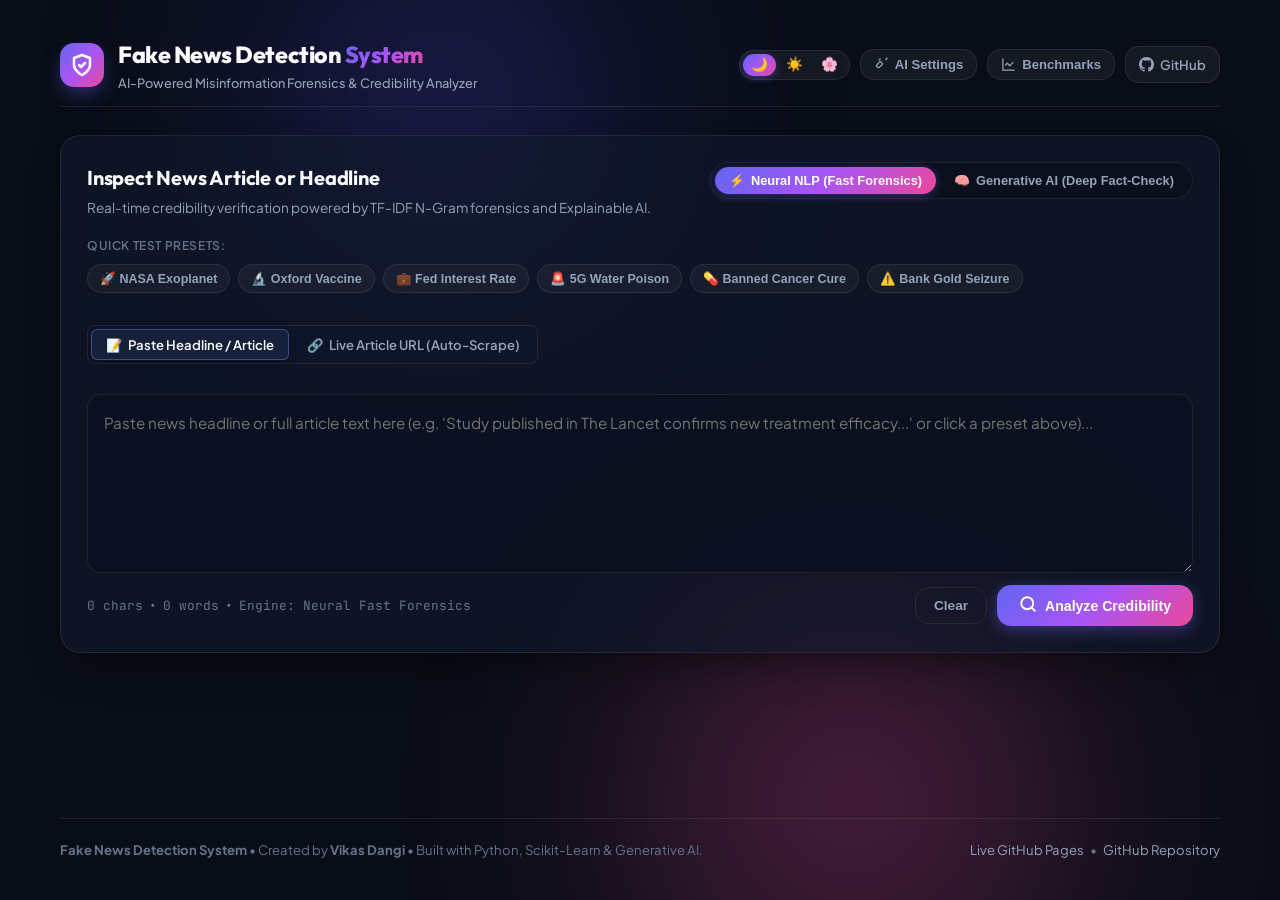
<file: index.html>
<!DOCTYPE html>
<html lang="en">
<head>
  <meta charset="UTF-8">
  <meta name="viewport" content="width=device-width, initial-scale=1.0">
  <title>Fake News Detection System — AI Misinformation Forensics & Credibility Engine</title>
  <meta name="description" content="Production-grade NLP and Generative AI Fake News Detection System with explainable AI token attribution, stylometric forensics, and claim-level fact-checking.">
  <link rel="preconnect" href="https://fonts.googleapis.com">
  <link rel="preconnect" href="https://fonts.gstatic.com" crossorigin>
  <link href="https://fonts.googleapis.com/css2?family=Outfit:wght@300;400;500;600;700;800&family=Plus+Jakarta+Sans:wght@400;500;600;700&family=JetBrains+Mono:wght@400;500&display=swap" rel="stylesheet">
  <link rel="stylesheet" href="./style.css">
</head>
<body class="dark-theme">
  <!-- Glowing ambient background lights -->
  <div class="ambient-glow glow-top"></div>
  <div class="ambient-glow glow-bottom"></div>

  <div class="app-container">
    <!-- Navbar / Header -->
    <header class="app-header">
      <div class="header-brand">
        <div class="brand-logo">
          <svg width="24" height="24" viewBox="0 0 24 24" fill="none" stroke="currentColor" stroke-width="2.5" stroke-linecap="round" stroke-linejoin="round">
            <path d="M12 22s8-4 8-10V5l-8-3-8 3v7c0 6 8 10 8 10z"/>
            <path d="m9 12 2 2 4-4"/>
          </svg>
        </div>
        <div class="brand-titles">
          <h1 class="brand-name">Fake News Detection <span class="gradient-text">System</span></h1>
          <p class="brand-tagline">AI-Powered Misinformation Forensics & Credibility Analyzer</p>
        </div>
      </div>

      <div class="header-badges">
        <div class="theme-switcher-wrapper" id="theme-switcher" title="Switch Theme (Dark, Light, Pink)">
          <button class="theme-btn active" data-theme="dark" id="theme-dark" title="Obsidian Dark Theme">🌙</button>
          <button class="theme-btn" data-theme="light" id="theme-light" title="Snow Light Theme">☀️</button>
          <button class="theme-btn" data-theme="pink" id="theme-pink" title="Sakura Pink Theme">🌸</button>
        </div>
        <button class="nav-btn" id="btn-api-key-config" title="Configure Google Gemini API Key for Deep AI Reasoning">
          <svg width="15" height="15" viewBox="0 0 24 24" fill="none" stroke="currentColor" stroke-width="2" stroke-linecap="round" stroke-linejoin="round">
            <path d="M21 2l-2 2m-6 6l-3-3m0 0l-5 5a2.828 2.828 0 1 0 4 4l5-5m-6-6l2-2"/>
          </svg>
          AI Settings
        </button>
        <button class="nav-btn" id="btn-open-metrics" title="View Model Benchmark & Metrics">
          <svg width="15" height="15" viewBox="0 0 24 24" fill="none" stroke="currentColor" stroke-width="2" stroke-linecap="round" stroke-linejoin="round">
            <path d="M3 3v18h18"/>
            <path d="m19 9-5 5-4-4-3 3"/>
          </svg>
          Benchmarks
        </button>
        <a href="https://github.com/Vikas003dangi/Fake-news-detection" target="_blank" class="nav-btn docs-btn" id="btn-github-repo" title="View Source on GitHub">
          <svg width="15" height="15" viewBox="0 0 24 24" fill="currentColor">
            <path d="M12 0C5.37 0 0 5.37 0 12c0 5.31 3.435 9.795 8.205 11.385.6.105.825-.255.825-.57 0-.285-.015-1.23-.015-2.235-3.015.555-3.795-.735-4.035-1.41-.135-.345-.72-1.41-1.23-1.695-.42-.225-1.02-.78-.015-.795.945-.015 1.62.87 1.845 1.23 1.08 1.815 2.805 1.305 3.495.99.105-.78.42-1.305.765-1.605-2.67-.3-5.46-1.335-5.46-5.925 0-1.305.465-2.385 1.23-3.225-.12-.3-.54-1.53.12-3.18 0 0 1.005-.315 3.3 1.23.96-.27 1.98-.405 3-.405s2.04.135 3 .405c2.295-1.56 3.3-1.23 3.3-1.23.66 1.65.24 2.88.12 3.18.765.84 1.23 1.905 1.23 3.225 0 4.605-2.805 5.625-5.475 5.925.435.375.81 1.095.81 2.22 0 1.605-.015 2.895-.015 3.3 0 .315.225.69.825.57A12.02 12.02 0 0 0 24 12c0-6.63-5.37-12-12-12z"/>
          </svg>
          GitHub
        </a>
      </div>
    </header>

    <!-- Main Content Area -->
    <main class="main-layout">
      <!-- Input Section -->
      <section class="glass-card input-card">
        <div class="card-header">
          <div class="header-left">
            <h2 class="card-title">Inspect News Article or Headline</h2>
            <p class="card-subtitle">Real-time credibility verification powered by TF-IDF N-Gram forensics and Explainable AI.</p>
          </div>

          <!-- Mode Selector Tabs -->
          <div class="engine-tabs-wrapper">
            <button class="engine-tab active" id="tab-engine-nlp" data-engine="nlp">
              <span class="tab-icon">⚡</span>
              <span class="tab-text">Neural NLP (Fast Forensics)</span>
            </button>
            <button class="engine-tab" id="tab-engine-genai" data-engine="genai">
              <span class="tab-icon">🧠</span>
              <span class="tab-text">Generative AI (Deep Fact-Check)</span>
            </button>
          </div>
        </div>

        <!-- Preset Samples Bar -->
        <div class="quick-samples-wrapper">
          <span class="samples-label">Quick Test Presets:</span>
          <div class="samples-grid" id="sample-chips-container">
            <button class="sample-chip chip-real" data-sample="real-space" id="chip-real-space">🚀 NASA Exoplanet</button>
            <button class="sample-chip chip-real" data-sample="real-health" id="chip-real-health">🔬 Oxford Vaccine</button>
            <button class="sample-chip chip-real" data-sample="real-economy" id="chip-real-economy">💼 Fed Interest Rate</button>
            <button class="sample-chip chip-fake" data-sample="fake-conspiracy" id="chip-fake-5g">🚨 5G Water Poison</button>
            <button class="sample-chip chip-fake" data-sample="fake-medical" id="chip-fake-medical">💊 Banned Cancer Cure</button>
            <button class="sample-chip chip-fake" data-sample="fake-finance" id="chip-fake-finance">⚠️ Bank Gold Seizure</button>
          </div>
        </div>

        <!-- Input Mode Switcher: Direct Text vs Live Article URL -->
        <div class="input-mode-tabs-wrapper">
          <div class="input-mode-tabs">
            <button class="mode-tab active" id="tab-mode-text" data-mode="text">
              <span class="mode-tab-icon">📝</span>
              <span class="mode-tab-label">Paste Headline / Article</span>
            </button>
            <button class="mode-tab" id="tab-mode-url" data-mode="url">
              <span class="mode-tab-icon">🔗</span>
              <span class="mode-tab-label">Live Article URL (Auto-Scrape)</span>
            </button>
          </div>
        </div>

        <!-- Live URL Scraper Bar -->
        <div class="url-scraper-bar hidden" id="url-scraper-container">
          <div class="url-input-group">
            <span class="url-prefix-icon">
              <svg width="16" height="16" viewBox="0 0 24 24" fill="none" stroke="currentColor" stroke-width="2" stroke-linecap="round" stroke-linejoin="round">
                <path d="M10 13a5 5 0 0 0 7.54.54l3-3a5 5 0 0 0-7.07-7.07l-1.72 1.71"/>
                <path d="M14 11a5 5 0 0 0-7.54-.54l-3 3a5 5 0 0 0 7.07 7.07l1.71-1.71"/>
              </svg>
            </span>
            <input 
              type="url" 
              id="news-url-input" 
              placeholder="Paste any live news URL (e.g. https://www.bbc.com/news/... or https://www.reuters.com/...)" 
              spellcheck="false"
            />
            <button class="btn-fetch-url" id="btn-fetch-url">
              <span class="btn-fetch-icon">⚡</span>
              <span id="btn-fetch-label">Fetch & Extract</span>
            </button>
          </div>
          <div class="url-scrape-status hidden" id="url-scrape-status"></div>
        </div>

        <div class="textarea-container">
          <textarea 
            id="news-input" 
            placeholder="Paste news headline or full article text here (e.g. 'Study published in The Lancet confirms new treatment efficacy...' or click a preset above)..."
            rows="6"
            spellcheck="false"
          ></textarea>
          <div class="textarea-footer">
            <div class="counters">
              <span id="char-counter">0 chars</span>
              <span class="divider">•</span>
              <span id="word-counter">0 words</span>
              <span class="divider">•</span>
              <span id="active-engine-badge">Engine: Neural Fast Forensics</span>
            </div>
            <div class="textarea-actions">
              <button class="btn-secondary" id="btn-clear" title="Clear text">Clear</button>
              <button class="btn-primary" id="btn-analyze">
                <span class="btn-icon">
                  <svg width="18" height="18" viewBox="0 0 24 24" fill="none" stroke="currentColor" stroke-width="2.5" stroke-linecap="round" stroke-linejoin="round">
                    <circle cx="11" cy="11" r="8"/>
                    <line x1="21" y1="21" x2="16.65" y2="16.65"/>
                  </svg>
                </span>
                <span class="btn-label" id="btn-analyze-label">Analyze Credibility</span>
              </button>
            </div>
          </div>
        </div>
      </section>

      <!-- Results Section (Revealed on analysis) -->
      <section class="results-section hidden" id="results-section">
        <!-- Hero Verdict Row -->
        <div class="verdict-banner glass-card" id="verdict-banner">
          <div class="verdict-meter-box">
            <div class="gauge-wrapper">
              <svg class="gauge-svg" viewBox="0 0 120 120">
                <circle class="gauge-bg" cx="60" cy="60" r="50"></circle>
                <circle class="gauge-fill" id="gauge-fill" cx="60" cy="60" r="50"></circle>
              </svg>
              <div class="gauge-value">
                <span class="gauge-number" id="gauge-score">--</span>
                <span class="gauge-unit">%</span>
              </div>
            </div>
            <span class="gauge-label">Credibility Score</span>
          </div>

          <div class="verdict-info-box">
            <div class="verdict-title-row">
              <span class="verdict-pill" id="verdict-badge">ANALYZING...</span>
              <span class="confidence-pill" id="confidence-badge">Confidence: --</span>
              <button class="download-report-btn" id="btn-download-audit" title="Download Full Credibility Audit Report">
                <svg width="14" height="14" viewBox="0 0 24 24" fill="none" stroke="currentColor" stroke-width="2" stroke-linecap="round" stroke-linejoin="round">
                  <path d="M21 15v4a2 2 0 0 1-2 2H5a2 2 0 0 1-2-2v-4"/>
                  <polyline points="7 10 12 15 17 10"/>
                  <line x1="12" y1="15" x2="12" y2="3"/>
                </svg>
                Export Audit Report
              </button>
            </div>
            <h3 class="verdict-heading" id="verdict-heading">Authenticity Evaluation</h3>
            <p class="verdict-summary" id="verdict-summary">
              Evaluating linguistic structure, sensationalist markers, and journalistic citations.
            </p>
          </div>
        </div>

        <!-- Generative AI Reasoning Panel (Visible when GenAI mode is active) -->
        <div class="glass-card genai-panel hidden" id="genai-reasoning-panel">
          <div class="card-header">
            <div>
              <h3 class="card-title">Generative AI Investigative Fact-Check</h3>
              <p class="card-subtitle">Claim decomposition, cognitive fallacy analysis, and fact-checking references.</p>
            </div>
            <span class="ai-source-badge" id="ai-engine-source-label">Gemini AI Model</span>
          </div>

          <div class="genai-content-body">
            <!-- Claims Breakdown -->
            <div class="claims-section">
              <h4 class="section-mini-title">Extracted Factual Claims & Veracity</h4>
              <div class="claims-list" id="claims-list-container">
                <!-- Dynamically populated claim items -->
              </div>
            </div>

            <!-- Manipulation Tactics & Recommended Sources -->
            <div class="genai-grid-row">
              <div class="genai-col">
                <h4 class="section-mini-title">Rhetorical & Manipulation Tactics</h4>
                <div class="tactics-list" id="tactics-list-container"></div>
              </div>
              <div class="genai-col">
                <h4 class="section-mini-title">Corroborating Fact Sources</h4>
                <div class="sources-list" id="sources-list-container"></div>
              </div>
            </div>
          </div>
        </div>

        <!-- Telemetry & XAI Grid -->
        <div class="analysis-grid" id="nlp-analysis-grid">
          <!-- Explainable AI (XAI) Token Attribution Card -->
          <div class="glass-card xai-card">
            <div class="card-header">
              <div class="header-left">
                <h3 class="card-title">Explainable AI (XAI) Token Attribution</h3>
                <p class="card-subtitle">Tokens color-coded by model weight influence and sensationalist triggers.</p>
              </div>
              <div class="legend-box">
                <span class="legend-item"><span class="legend-dot dot-deceptive"></span> Deceptive / Clickbait</span>
                <span class="legend-item"><span class="legend-dot dot-credible"></span> Credible Attribution</span>
              </div>
            </div>

            <!-- Annotated Text Preview -->
            <div class="annotated-text-container" id="annotated-text-box">
              <p class="placeholder-text">Run an analysis to inspect token-level attributions...</p>
            </div>

            <!-- Token Chips Breakdown -->
            <div class="token-chips-row">
              <div class="token-group">
                <span class="group-title">Deceptive Signals:</span>
                <div class="chips-container" id="deceptive-chips">
                  <span class="empty-chip">None detected</span>
                </div>
              </div>
              <div class="token-group">
                <span class="group-title">Credibility Markers:</span>
                <div class="chips-container" id="credible-chips">
                  <span class="empty-chip">None detected</span>
                </div>
              </div>
            </div>
          </div>

          <!-- Stylometric & Linguistic Telemetry Card -->
          <div class="glass-card metrics-card">
            <h3 class="card-title">Stylometric Telemetry</h3>
            <p class="card-subtitle">Linguistic and structural forensics extracted from the article.</p>

            <div class="telemetry-list">
              <!-- Sensationalism Index -->
              <div class="telemetry-item">
                <div class="telemetry-header">
                  <span class="telemetry-name">Sensationalism Index</span>
                  <span class="telemetry-val" id="metric-sensationalism">0%</span>
                </div>
                <div class="bar-track">
                  <div class="bar-fill fill-danger" id="bar-sensationalism" style="width: 0%"></div>
                </div>
              </div>

              <!-- Journalistic Attribution Index -->
              <div class="telemetry-item">
                <div class="telemetry-header">
                  <span class="telemetry-name">Journalistic Attribution</span>
                  <span class="telemetry-val" id="metric-journalistic">0%</span>
                </div>
                <div class="bar-track">
                  <div class="bar-fill fill-success" id="bar-journalistic" style="width: 0%"></div>
                </div>
              </div>

              <!-- Metric Grid Stats -->
              <div class="stats-mini-grid">
                <div class="stat-box">
                  <span class="stat-number" id="metric-uppercase">0%</span>
                  <span class="stat-title">Uppercase Ratio</span>
                </div>
                <div class="stat-box">
                  <span class="stat-number" id="metric-exclamation">0</span>
                  <span class="stat-title">Exclamation Marks</span>
                </div>
                <div class="stat-box">
                  <span class="stat-number" id="metric-quotes">0</span>
                  <span class="stat-title">Direct Quotations</span>
                </div>
                <div class="stat-box">
                  <span class="stat-number" id="metric-avg-word">0.0</span>
                  <span class="stat-title">Avg Word Length</span>
                </div>
              </div>
            </div>
          </div>
        </div>

        <!-- Sentence-Level Credibility Heatmap Card -->
        <div class="glass-card sentence-flow-card" id="sentence-flow-card">
          <div class="card-header">
            <div class="header-left">
              <h3 class="card-title">Sentence-by-Sentence Credibility Heatmap</h3>
              <p class="card-subtitle">Granular credibility evaluation across each individual sentence and claim.</p>
            </div>
            <div class="flow-ratios" id="flow-ratios-container">
              <span class="ratio-pill pill-credible" id="ratio-credible">0% Credible</span>
              <span class="ratio-pill pill-questionable" id="ratio-questionable">0% Questionable</span>
              <span class="ratio-pill pill-misinfo" id="ratio-misinfo">0% High-Risk</span>
            </div>
          </div>

          <!-- Cumulative Progress Stacked Bar -->
          <div class="sentence-flow-bar" id="sentence-flow-bar">
            <div class="flow-segment segment-credible" id="flow-seg-credible" style="width: 0%" title="Credible statements"></div>
            <div class="flow-segment segment-questionable" id="flow-seg-questionable" style="width: 0%" title="Questionable statements"></div>
            <div class="flow-segment segment-misinfo" id="flow-seg-misinfo" style="width: 0%" title="High-risk statements"></div>
          </div>

          <!-- Sentence Rows -->
          <div class="sentence-list" id="sentence-list-container">
            <p class="placeholder-text">Sentence analysis will appear here once credibility inspection completes...</p>
          </div>
        </div>
      </section>
    </main>

    <!-- AI Settings / API Key Modal -->
    <div class="modal-backdrop hidden" id="api-key-modal">
      <div class="modal-card glass-card">
        <div class="modal-header">
          <div>
            <h3 class="modal-title">Generative AI Configuration</h3>
            <p class="modal-subtitle">Connect your Google Gemini API key for live web claim verification.</p>
          </div>
          <button class="modal-close-btn" id="btn-close-key-modal">&times;</button>
        </div>
        <div class="modal-body">
          <p style="font-size: 0.85rem; color: var(--text-muted); line-height: 1.6; margin-bottom: 14px;">
            By default, the system uses the <strong>In-Browser Forensic Reasoning Engine</strong>. To enable live multimodal reasoning, enter your free Gemini API Key from Google AI Studio. It is stored securely in your local browser only.
          </p>
          <div style="display: flex; flex-direction: column; gap: 8px;">
            <label style="font-size: 0.78rem; text-transform: uppercase; font-weight: 700; color: var(--text-dim);" for="gemini-key-input">
              Google Gemini API Key
            </label>
            <input 
              type="password" 
              id="gemini-key-input" 
              placeholder="AIzaSy..." 
              style="background: rgba(10, 15, 26, 0.8); border: 1px solid var(--border-subtle); padding: 10px 14px; border-radius: 8px; color: #fff; font-family: var(--font-mono); font-size: 0.88rem; outline: none;"
            />
          </div>
          <div style="display: flex; justify-content: space-between; align-items: center; margin-top: 18px;">
            <a href="https://aistudio.google.com/app/apikey" target="_blank" style="color: var(--accent-primary); font-size: 0.82rem; text-decoration: none;">
              Get a Free API Key &rarr;
            </a>
            <div style="display: flex; gap: 10px;">
              <button class="btn-secondary" id="btn-clear-key">Clear Key</button>
              <button class="btn-primary" id="btn-save-key">Save & Connect</button>
            </div>
          </div>
        </div>
      </div>
    </div>

    <!-- Benchmark & Metadata Modal -->
    <div class="modal-backdrop hidden" id="metrics-modal">
      <div class="modal-card glass-card">
        <div class="modal-header">
          <div>
            <h3 class="modal-title">Model Architecture & Benchmarks</h3>
            <p class="modal-subtitle">Cross-validated evaluation telemetry on balanced multi-domain corpora.</p>
          </div>
          <button class="modal-close-btn" id="btn-close-modal">&times;</button>
        </div>
        <div class="modal-body" id="modal-content">
          <div class="loading-state">Loading benchmarks...</div>
        </div>
      </div>
    </div>

    <!-- Footer -->
    <footer class="app-footer">
      <p class="footer-text">
        <strong>Fake News Detection System</strong> • Created by <strong>Vikas Dangi</strong> • Built with Python, Scikit-Learn & Generative AI.
      </p>
      <div class="footer-links">
        <a href="https://vikas003dangi.github.io/Fake-news-detection/" target="_blank" class="footer-link">Live GitHub Pages</a>
        <span class="footer-sep">•</span>
        <a href="https://github.com/Vikas003dangi/Fake-news-detection" target="_blank" class="footer-link">GitHub Repository</a>
      </div>
    </footer>
  </div>

  <!-- In-Browser ML Bundle, Client NLP Engine, AI Fact-Checker, and UI Controller -->
  <script src="./model_bundle.js"></script>
  <script src="./nlp_engine.js"></script>
  <script src="./ai_agent.js"></script>
  <script src="./app.js"></script>
</body>
</html>
</file>
<file: style.css>
/* ==========================================================================
   Fake News Detection System - Design System & Modern Glassmorphic Stylesheet
   ========================================================================== */

:root {
  /* Color Palette - HSL Derived */
  --bg-primary: #090d16;
  --bg-secondary: #0f1626;
  --surface-glass: rgba(18, 26, 44, 0.65);
  --surface-glass-hover: rgba(26, 38, 64, 0.75);
  --border-subtle: rgba(255, 255, 255, 0.08);
  --border-active: rgba(129, 140, 248, 0.4);

  /* Brand Accents */
  --accent-primary: #6366f1;
  --accent-primary-hover: #4f46e5;
  --accent-gradient: linear-gradient(135deg, #6366f1 0%, #a855f7 50%, #ec4899 100%);
  --accent-glow: rgba(99, 102, 241, 0.25);

  /* Semantic Feedback */
  --color-credible: #10b981;
  --color-credible-bg: rgba(16, 185, 129, 0.15);
  --color-credible-border: rgba(16, 185, 129, 0.35);

  --color-fake: #ef4444;
  --color-fake-bg: rgba(239, 68, 68, 0.15);
  --color-fake-border: rgba(239, 68, 68, 0.35);

  --color-warning: #f59e0b;
  --color-warning-bg: rgba(245, 158, 11, 0.15);
  --color-warning-border: rgba(245, 158, 11, 0.35);

  /* Typography */
  --text-main: #f8fafc;
  --text-muted: #94a3b8;
  --text-dim: #64748b;

  --font-heading: 'Outfit', sans-serif;
  --font-body: 'Plus Jakarta Sans', sans-serif;
  --font-mono: 'JetBrains Mono', monospace;

  /* Elevation & Motion */
  --shadow-lg: 0 20px 40px -15px rgba(0, 0, 0, 0.5);
  --shadow-glow: 0 0 35px -5px rgba(99, 102, 241, 0.3);
  --radius-sm: 8px;
  --radius-md: 14px;
  --radius-lg: 20px;
  --radius-full: 9999px;
  --transition-smooth: all 0.25s cubic-bezier(0.16, 1, 0.3, 1);
}

/* Base Reset */
*, *::before, *::after {
  box-sizing: border-box;
  margin: 0;
  padding: 0;
}

body.dark-theme {
  background-color: var(--bg-primary);
  color: var(--text-main);
  font-family: var(--font-body);
  line-height: 1.6;
  min-height: 100vh;
  position: relative;
  overflow-x: hidden;
  -webkit-font-smoothing: antialiased;
}

/* ==========================================================================
   Light Theme (Snow / Minimalist)
   ========================================================================== */
body.light-theme {
  --bg-primary: #f8fafc;
  --bg-secondary: #f1f5f9;
  --surface-glass: rgba(255, 255, 255, 0.88);
  --surface-glass-hover: rgba(255, 255, 255, 0.96);
  --border-subtle: rgba(148, 163, 184, 0.28);
  --border-active: rgba(99, 102, 241, 0.55);
  --text-main: #0f172a;
  --text-muted: #475569;
  --text-dim: #64748b;
  --shadow-lg: 0 15px 35px -10px rgba(0, 0, 0, 0.08);
  background-color: var(--bg-primary);
  color: var(--text-main);
  font-family: var(--font-body);
  line-height: 1.6;
  min-height: 100vh;
  position: relative;
  overflow-x: hidden;
  -webkit-font-smoothing: antialiased;
}

body.light-theme .glow-top {
  background: radial-gradient(circle, rgba(99, 102, 241, 0.18) 0%, transparent 70%);
}
body.light-theme .glow-bottom {
  background: radial-gradient(circle, rgba(236, 72, 153, 0.18) 0%, transparent 70%);
}
body.light-theme textarea#news-input {
  background: #ffffff;
  border-color: #cbd5e1;
  color: #0f172a;
}
body.light-theme textarea#news-input:focus {
  background: #ffffff;
  border-color: var(--accent-primary);
}
body.light-theme .annotated-text-container {
  background: #ffffff;
  border-color: #e2e8f0;
  color: #1e293b;
}
body.light-theme .stat-box {
  background: #ffffff;
  border-color: #e2e8f0;
}
body.light-theme .sample-chip {
  background: #ffffff;
  border-color: #cbd5e1;
  color: #334155;
}
body.light-theme .sample-chip:hover {
  background: #f1f5f9;
}
body.light-theme .engine-tabs-wrapper,
body.light-theme .theme-switcher-wrapper {
  background: #e2e8f0;
  border-color: #cbd5e1;
}
body.light-theme .engine-tab {
  color: #475569;
}
body.light-theme .engine-tab.active {
  color: #ffffff;
}
body.light-theme .claim-item {
  background: #ffffff;
  border-color: #e2e8f0;
}
body.light-theme .genai-panel {
  background: linear-gradient(135deg, rgba(245, 243, 255, 0.95) 0%, rgba(255, 255, 255, 0.98) 100%);
  border-color: rgba(168, 85, 247, 0.35);
}
body.light-theme .nav-btn {
  background: #ffffff;
  border-color: #cbd5e1;
  color: #475569;
}
body.light-theme .nav-btn:hover {
  background: #f1f5f9;
  color: #0f172a;
}
body.light-theme .modal-card {
  background: #ffffff;
  border-color: #cbd5e1;
  color: #0f172a;
}
body.light-theme .gauge-bg {
  stroke: rgba(0, 0, 0, 0.08);
}
body.light-theme .bar-track {
  background: rgba(0, 0, 0, 0.08);
}
body.light-theme mark.token-deceptive {
  background-color: rgba(239, 68, 68, 0.18);
  color: #b91c1c;
}
body.light-theme mark.token-credible {
  background-color: rgba(16, 185, 129, 0.18);
  color: #047857;
}
body.light-theme .token-badge.badge-deceptive {
  background: rgba(239, 68, 68, 0.12);
  color: #b91c1c;
}
body.light-theme .token-badge.badge-credible {
  background: rgba(16, 185, 129, 0.12);
  color: #047857;
}

/* ==========================================================================
   Pink Theme (Cyber Sakura & Rose)
   ========================================================================== */
body.pink-theme {
  --bg-primary: #150914;
  --bg-secondary: #220d20;
  --surface-glass: rgba(38, 14, 35, 0.75);
  --surface-glass-hover: rgba(52, 19, 48, 0.85);
  --border-subtle: rgba(244, 63, 94, 0.2);
  --border-active: rgba(244, 63, 94, 0.55);
  --accent-primary: #f43f5e;
  --accent-primary-hover: #e11d48;
  --accent-gradient: linear-gradient(135deg, #f43f5e 0%, #ec4899 50%, #fb7185 100%);
  --accent-glow: rgba(244, 63, 94, 0.35);
  --text-main: #fff1f2;
  --text-muted: #fda4af;
  --text-dim: #f472b6;
  --shadow-lg: 0 20px 40px -15px rgba(244, 63, 94, 0.22);
  background-color: var(--bg-primary);
  color: var(--text-main);
  font-family: var(--font-body);
  line-height: 1.6;
  min-height: 100vh;
  position: relative;
  overflow-x: hidden;
  -webkit-font-smoothing: antialiased;
}

body.pink-theme .glow-top {
  background: radial-gradient(circle, #f43f5e 0%, transparent 70%);
  opacity: 0.35;
}
body.pink-theme .glow-bottom {
  background: radial-gradient(circle, #fb7185 0%, transparent 70%);
  opacity: 0.35;
}
body.pink-theme textarea#news-input {
  background: rgba(28, 10, 26, 0.85);
  border-color: rgba(244, 63, 94, 0.25);
  color: #fff1f2;
}
body.pink-theme textarea#news-input:focus {
  border-color: #f43f5e;
  box-shadow: 0 0 0 3px rgba(244, 63, 94, 0.25);
  background: rgba(36, 12, 34, 0.9);
}
body.pink-theme .annotated-text-container {
  background: rgba(26, 9, 24, 0.85);
  border-color: rgba(244, 63, 94, 0.2);
}
body.pink-theme .stat-box {
  background: rgba(28, 10, 26, 0.7);
  border-color: rgba(244, 63, 94, 0.2);
}
body.pink-theme .sample-chip {
  background: rgba(244, 63, 94, 0.08);
  border-color: rgba(244, 63, 94, 0.2);
  color: #fda4af;
}
body.pink-theme .sample-chip:hover {
  background: rgba(244, 63, 94, 0.18);
  color: #fff1f2;
}
body.pink-theme .engine-tabs-wrapper,
body.pink-theme .theme-switcher-wrapper {
  background: rgba(28, 10, 26, 0.8);
  border-color: rgba(244, 63, 94, 0.25);
}
body.pink-theme .claim-item {
  background: rgba(28, 10, 26, 0.75);
  border-color: rgba(244, 63, 94, 0.2);
}
body.pink-theme .genai-panel {
  background: linear-gradient(135deg, rgba(48, 15, 44, 0.85) 0%, rgba(38, 14, 35, 0.75) 100%);
  border-color: rgba(244, 63, 94, 0.4);
}
body.pink-theme .nav-btn {
  background: rgba(244, 63, 94, 0.08);
  border-color: rgba(244, 63, 94, 0.2);
  color: #fda4af;
}
body.pink-theme .nav-btn:hover {
  background: rgba(244, 63, 94, 0.18);
  color: #fff1f2;
}
body.pink-theme .modal-card {
  background: #1e0a1d;
  border-color: rgba(244, 63, 94, 0.35);
  color: #fff1f2;
}

/* Ambient Backdrops */
.ambient-glow {
  position: fixed;
  border-radius: 50%;
  filter: blur(120px);
  pointer-events: none;
  z-index: 0;
  opacity: 0.45;
}

.glow-top {
  width: 500px;
  height: 500px;
  background: radial-gradient(circle, #4f46e5 0%, transparent 70%);
  top: -150px;
  left: 15%;
}

.glow-bottom {
  width: 600px;
  height: 600px;
  background: radial-gradient(circle, #ec4899 0%, transparent 70%);
  bottom: -200px;
  right: 10%;
}

/* App Container */
.app-container {
  position: relative;
  z-index: 1;
  max-width: 1200px;
  margin: 0 auto;
  padding: 24px 20px 40px;
  display: flex;
  flex-direction: column;
  min-height: 100vh;
  gap: 28px;
}

/* Glassmorphism Card Utility */
.glass-card {
  background: var(--surface-glass);
  backdrop-filter: blur(16px);
  -webkit-backdrop-filter: blur(16px);
  border: 1px solid var(--border-subtle);
  border-radius: var(--radius-lg);
  box-shadow: var(--shadow-lg);
  transition: var(--transition-smooth);
}

.glass-card:hover {
  border-color: rgba(255, 255, 255, 0.12);
}

/* Header */
.app-header {
  display: flex;
  align-items: center;
  justify-content: space-between;
  padding: 12px 0;
  border-bottom: 1px solid var(--border-subtle);
  flex-wrap: wrap;
  gap: 16px;
}

.header-brand {
  display: flex;
  align-items: center;
  gap: 14px;
}

.brand-logo {
  width: 44px;
  height: 44px;
  border-radius: var(--radius-md);
  background: var(--accent-gradient);
  display: flex;
  align-items: center;
  justify-content: center;
  color: #fff;
  box-shadow: 0 8px 20px -4px rgba(99, 102, 241, 0.5);
}

.brand-name {
  font-family: var(--font-heading);
  font-size: 1.45rem;
  font-weight: 800;
  letter-spacing: -0.02em;
}

.gradient-text {
  background: var(--accent-gradient);
  -webkit-background-clip: text;
  -webkit-text-fill-color: transparent;
}

.brand-tagline {
  font-size: 0.8rem;
  color: var(--text-muted);
  font-weight: 500;
}

.header-badges {
  display: flex;
  align-items: center;
  gap: 10px;
  flex-wrap: wrap;
}

.status-pill {
  display: inline-flex;
  align-items: center;
  gap: 8px;
  background: rgba(16, 185, 129, 0.1);
  border: 1px solid var(--color-credible-border);
  color: #34d399;
  font-size: 0.78rem;
  font-weight: 600;
  padding: 6px 14px;
  border-radius: var(--radius-full);
}

.pulse-dot {
  width: 8px;
  height: 8px;
  border-radius: 50%;
  background-color: #10b981;
  box-shadow: 0 0 8px #10b981;
  animation: pulse 2s infinite ease-in-out;
}

@keyframes pulse {
  0%, 100% { opacity: 1; transform: scale(1); }
  50% { opacity: 0.4; transform: scale(0.85); }
}

.nav-btn {
  display: inline-flex;
  align-items: center;
  gap: 6px;
  background: rgba(255, 255, 255, 0.05);
  border: 1px solid var(--border-subtle);
  color: var(--text-muted);
  padding: 7px 13px;
  border-radius: var(--radius-md);
  font-size: 0.82rem;
  font-weight: 600;
  text-decoration: none;
  cursor: pointer;
  transition: var(--transition-smooth);
}

.nav-btn:hover {
  background: rgba(255, 255, 255, 0.1);
  color: var(--text-main);
  border-color: rgba(255, 255, 255, 0.2);
}

/* Theme Switcher */
.theme-switcher-wrapper {
  display: flex;
  align-items: center;
  background: rgba(255, 255, 255, 0.05);
  border: 1px solid var(--border-subtle);
  border-radius: var(--radius-full);
  padding: 3px;
  gap: 2px;
}

.theme-btn {
  background: transparent;
  border: none;
  font-size: 0.85rem;
  padding: 4px 8px;
  border-radius: var(--radius-full);
  cursor: pointer;
  transition: var(--transition-smooth);
  display: inline-flex;
  align-items: center;
  justify-content: center;
  line-height: 1;
}

.theme-btn:hover {
  background: rgba(255, 255, 255, 0.12);
  transform: scale(1.1);
}

.theme-btn.active {
  background: var(--accent-gradient);
  box-shadow: 0 2px 8px rgba(99, 102, 241, 0.4);
}

body.pink-theme .theme-btn.active {
  box-shadow: 0 2px 8px rgba(244, 63, 94, 0.5);
}

/* Engine Mode Tabs */
.engine-tabs-wrapper {
  display: flex;
  background: rgba(10, 15, 26, 0.7);
  border: 1px solid var(--border-subtle);
  border-radius: var(--radius-full);
  padding: 4px;
  gap: 4px;
}

.engine-tab {
  background: transparent;
  border: none;
  color: var(--text-muted);
  padding: 6px 14px;
  border-radius: var(--radius-full);
  font-size: 0.8rem;
  font-weight: 600;
  cursor: pointer;
  display: inline-flex;
  align-items: center;
  gap: 6px;
  transition: var(--transition-smooth);
}

.engine-tab:hover {
  color: var(--text-main);
}

.engine-tab.active {
  background: var(--accent-gradient);
  color: #fff;
  box-shadow: 0 2px 10px rgba(99, 102, 241, 0.4);
}

/* Input Section */
.input-card {
  padding: 26px;
  display: flex;
  flex-direction: column;
  gap: 18px;
}

.card-header {
  display: flex;
  align-items: flex-start;
  justify-content: space-between;
  gap: 20px;
  flex-wrap: wrap;
}

.card-title {
  font-family: var(--font-heading);
  font-size: 1.25rem;
  font-weight: 700;
  letter-spacing: -0.01em;
}

.card-subtitle {
  font-size: 0.85rem;
  color: var(--text-muted);
  margin-top: 3px;
}

.quick-samples-wrapper {
  display: flex;
  flex-direction: column;
  gap: 8px;
}

.samples-label {
  font-size: 0.75rem;
  text-transform: uppercase;
  letter-spacing: 0.05em;
  color: var(--text-dim);
  font-weight: 600;
}

.samples-grid {
  display: flex;
  flex-wrap: wrap;
  gap: 8px;
}

.sample-chip {
  background: rgba(255, 255, 255, 0.04);
  border: 1px solid var(--border-subtle);
  color: var(--text-muted);
  padding: 6px 12px;
  border-radius: var(--radius-full);
  font-size: 0.78rem;
  font-weight: 600;
  cursor: pointer;
  transition: var(--transition-smooth);
  display: inline-flex;
  align-items: center;
  gap: 4px;
}

.sample-chip:hover {
  background: rgba(255, 255, 255, 0.09);
  color: var(--text-main);
  transform: translateY(-1px);
}

.chip-real:hover {
  border-color: var(--color-credible);
  color: #34d399;
}

.chip-fake:hover {
  border-color: var(--color-fake);
  color: #f87171;
}

/* Textarea & Actions */
.textarea-container {
  display: flex;
  flex-direction: column;
  gap: 12px;
}

textarea#news-input {
  width: 100%;
  background: rgba(11, 17, 30, 0.7);
  border: 1px solid var(--border-subtle);
  border-radius: var(--radius-md);
  padding: 16px;
  color: var(--text-main);
  font-family: var(--font-body);
  font-size: 0.95rem;
  line-height: 1.6;
  resize: vertical;
  min-height: 130px;
  outline: none;
  transition: var(--transition-smooth);
}

textarea#news-input:focus {
  border-color: var(--accent-primary);
  box-shadow: 0 0 0 3px rgba(99, 102, 241, 0.2);
  background: rgba(14, 22, 38, 0.85);
}

.textarea-footer {
  display: flex;
  align-items: center;
  justify-content: space-between;
  flex-wrap: wrap;
  gap: 12px;
}

.counters {
  font-size: 0.8rem;
  color: var(--text-dim);
  font-family: var(--font-mono);
  display: flex;
  align-items: center;
  gap: 6px;
  flex-wrap: wrap;
}

.textarea-actions {
  display: flex;
  align-items: center;
  gap: 10px;
}

.btn-secondary {
  background: transparent;
  border: 1px solid var(--border-subtle);
  color: var(--text-muted);
  padding: 10px 18px;
  border-radius: var(--radius-md);
  font-size: 0.85rem;
  font-weight: 600;
  cursor: pointer;
  transition: var(--transition-smooth);
}

.btn-secondary:hover {
  background: rgba(255, 255, 255, 0.05);
  color: var(--text-main);
}

.btn-primary {
  background: var(--accent-gradient);
  border: none;
  color: #fff;
  padding: 10px 22px;
  border-radius: var(--radius-md);
  font-size: 0.88rem;
  font-weight: 700;
  cursor: pointer;
  display: inline-flex;
  align-items: center;
  gap: 8px;
  box-shadow: 0 4px 15px rgba(99, 102, 241, 0.4);
  transition: var(--transition-smooth);
}

.btn-primary:hover {
  transform: translateY(-2px);
  box-shadow: 0 8px 25px rgba(99, 102, 241, 0.6);
}

/* Results Section */
.results-section {
  display: flex;
  flex-direction: column;
  gap: 20px;
  animation: fadeIn 0.4s ease-out;
}

.hidden {
  display: none !important;
}

@keyframes fadeIn {
  from { opacity: 0; transform: translateY(12px); }
  to { opacity: 1; transform: translateY(0); }
}

/* Verdict Banner */
.verdict-banner {
  padding: 24px 28px;
  display: flex;
  align-items: center;
  gap: 32px;
  flex-wrap: wrap;
  border-left: 6px solid var(--accent-primary);
}

.verdict-banner.verdict-real {
  border-left-color: var(--color-credible);
  background: linear-gradient(90deg, rgba(16, 185, 129, 0.08) 0%, var(--surface-glass) 100%);
}

.verdict-banner.verdict-fake {
  border-left-color: var(--color-fake);
  background: linear-gradient(90deg, rgba(239, 68, 68, 0.08) 0%, var(--surface-glass) 100%);
}

.verdict-banner.verdict-warning {
  border-left-color: var(--color-warning);
  background: linear-gradient(90deg, rgba(245, 158, 11, 0.08) 0%, var(--surface-glass) 100%);
}

/* Radial Gauge */
.verdict-meter-box {
  display: flex;
  flex-direction: column;
  align-items: center;
  gap: 6px;
}

.gauge-wrapper {
  position: relative;
  width: 100px;
  height: 100px;
}

.gauge-svg {
  width: 100%;
  height: 100%;
  transform: rotate(-90deg);
}

.gauge-bg {
  fill: none;
  stroke: rgba(255, 255, 255, 0.08);
  stroke-width: 10;
}

.gauge-fill {
  fill: none;
  stroke: var(--accent-primary);
  stroke-width: 10;
  stroke-linecap: round;
  stroke-dasharray: 314.15;
  stroke-dashoffset: 314.15;
  transition: stroke-dashoffset 1s ease-in-out, stroke 0.5s ease;
}

.gauge-value {
  position: absolute;
  top: 50%;
  left: 50%;
  transform: translate(-50%, -50%);
  display: flex;
  align-items: baseline;
  font-family: var(--font-heading);
}

.gauge-number {
  font-size: 1.45rem;
  font-weight: 800;
}

.gauge-unit {
  font-size: 0.85rem;
  font-weight: 600;
  color: var(--text-dim);
}

.gauge-label {
  font-size: 0.75rem;
  font-weight: 600;
  text-transform: uppercase;
  color: var(--text-muted);
  letter-spacing: 0.04em;
}

/* Verdict Text Box */
.verdict-info-box {
  flex: 1;
  display: flex;
  flex-direction: column;
  gap: 8px;
}

.verdict-title-row {
  display: flex;
  align-items: center;
  gap: 12px;
  flex-wrap: wrap;
}

.verdict-pill {
  padding: 4px 12px;
  border-radius: var(--radius-full);
  font-size: 0.8rem;
  font-weight: 800;
  letter-spacing: 0.05em;
  text-transform: uppercase;
}

.verdict-pill.pill-real {
  background: var(--color-credible-bg);
  color: var(--color-credible);
  border: 1px solid var(--color-credible-border);
}

.verdict-pill.pill-fake {
  background: var(--color-fake-bg);
  color: var(--color-fake);
  border: 1px solid var(--color-fake-border);
}

.verdict-pill.pill-warning {
  background: var(--color-warning-bg);
  color: var(--color-warning);
  border: 1px solid var(--color-warning-border);
}

.confidence-pill {
  font-size: 0.78rem;
  font-weight: 600;
  color: var(--text-muted);
  background: rgba(255, 255, 255, 0.05);
  padding: 4px 10px;
  border-radius: var(--radius-full);
}

.download-report-btn {
  background: rgba(255, 255, 255, 0.06);
  border: 1px solid var(--border-subtle);
  color: var(--text-muted);
  padding: 4px 10px;
  border-radius: var(--radius-full);
  font-size: 0.76rem;
  font-weight: 600;
  cursor: pointer;
  display: inline-flex;
  align-items: center;
  gap: 5px;
  margin-left: auto;
  transition: var(--transition-smooth);
}

.download-report-btn:hover {
  background: rgba(255, 255, 255, 0.12);
  color: var(--text-main);
  border-color: rgba(255, 255, 255, 0.2);
}

.verdict-heading {
  font-family: var(--font-heading);
  font-size: 1.4rem;
  font-weight: 700;
}

.verdict-summary {
  font-size: 0.9rem;
  color: var(--text-muted);
  line-height: 1.5;
}

/* Generative AI Reasoning Panel */
.genai-panel {
  padding: 24px;
  display: flex;
  flex-direction: column;
  gap: 16px;
  border: 1px solid rgba(168, 85, 247, 0.3);
  background: linear-gradient(135deg, rgba(24, 18, 44, 0.75) 0%, var(--surface-glass) 100%);
}

.ai-source-badge {
  font-size: 0.75rem;
  font-family: var(--font-mono);
  color: #c084fc;
  background: rgba(168, 85, 247, 0.15);
  border: 1px solid rgba(168, 85, 247, 0.35);
  padding: 4px 10px;
  border-radius: var(--radius-full);
}

.section-mini-title {
  font-size: 0.8rem;
  text-transform: uppercase;
  letter-spacing: 0.05em;
  color: var(--text-dim);
  font-weight: 700;
  margin-bottom: 8px;
}

.claims-list {
  display: flex;
  flex-direction: column;
  gap: 10px;
}

.claim-item {
  background: rgba(10, 15, 26, 0.65);
  border: 1px solid var(--border-subtle);
  border-radius: var(--radius-md);
  padding: 12px 16px;
  display: flex;
  flex-direction: column;
  gap: 4px;
}

.claim-header {
  display: flex;
  align-items: center;
  justify-content: space-between;
  gap: 12px;
}

.claim-text {
  font-weight: 600;
  font-size: 0.88rem;
  color: var(--text-main);
}

.claim-status {
  font-size: 0.7rem;
  font-weight: 800;
  padding: 2px 8px;
  border-radius: var(--radius-full);
  text-transform: uppercase;
}

.status-verified {
  background: var(--color-credible-bg);
  color: var(--color-credible);
  border: 1px solid var(--color-credible-border);
}

.status-debunked {
  background: var(--color-fake-bg);
  color: var(--color-fake);
  border: 1px solid var(--color-fake-border);
}

.status-unsubstantiated {
  background: var(--color-warning-bg);
  color: var(--color-warning);
  border: 1px solid var(--color-warning-border);
}

.claim-analysis {
  font-size: 0.82rem;
  color: var(--text-muted);
}

.genai-grid-row {
  display: grid;
  grid-template-columns: 1fr 1fr;
  gap: 16px;
  margin-top: 6px;
}

.tactics-list, .sources-list {
  display: flex;
  flex-wrap: wrap;
  gap: 6px;
}

.tactic-tag {
  background: rgba(239, 68, 68, 0.12);
  border: 1px solid var(--color-fake-border);
  color: #fca5a5;
  font-size: 0.75rem;
  padding: 4px 10px;
  border-radius: var(--radius-sm);
}

.source-tag {
  background: rgba(99, 102, 241, 0.12);
  border: 1px solid var(--border-active);
  color: #a5b4fc;
  font-size: 0.75rem;
  padding: 4px 10px;
  border-radius: var(--radius-sm);
}

/* Analysis Grid */
.analysis-grid {
  display: grid;
  grid-template-columns: 1.3fr 0.9fr;
  gap: 20px;
}

@media (max-width: 900px) {
  .analysis-grid, .genai-grid-row {
    grid-template-columns: 1fr;
  }
}

/* XAI Card */
.xai-card {
  padding: 24px;
  display: flex;
  flex-direction: column;
  gap: 16px;
}

.legend-box {
  display: flex;
  align-items: center;
  gap: 14px;
  font-size: 0.75rem;
  color: var(--text-muted);
}

.legend-item {
  display: flex;
  align-items: center;
  gap: 5px;
}

.legend-dot {
  width: 8px;
  height: 8px;
  border-radius: 50%;
}

.dot-deceptive {
  background-color: var(--color-fake);
}

.dot-credible {
  background-color: var(--color-credible);
}

.annotated-text-container {
  background: rgba(10, 15, 26, 0.75);
  border: 1px solid var(--border-subtle);
  border-radius: var(--radius-md);
  padding: 16px;
  font-size: 0.92rem;
  line-height: 1.8;
  max-height: 220px;
  overflow-y: auto;
}

mark.token-deceptive {
  background-color: rgba(239, 68, 68, 0.25);
  color: #fca5a5;
  border-bottom: 2px solid var(--color-fake);
  border-radius: 3px;
  padding: 1px 4px;
  font-weight: 600;
  cursor: help;
}

mark.token-credible {
  background-color: rgba(16, 185, 129, 0.2);
  color: #6ee7b7;
  border-bottom: 2px solid var(--color-credible);
  border-radius: 3px;
  padding: 1px 4px;
  font-weight: 600;
  cursor: help;
}

.token-chips-row {
  display: grid;
  grid-template-columns: 1fr 1fr;
  gap: 14px;
}

.token-group {
  display: flex;
  flex-direction: column;
  gap: 6px;
}

.group-title {
  font-size: 0.75rem;
  font-weight: 600;
  color: var(--text-dim);
  text-transform: uppercase;
}

.chips-container {
  display: flex;
  flex-wrap: wrap;
  gap: 6px;
}

.token-badge {
  font-size: 0.74rem;
  font-family: var(--font-mono);
  padding: 3px 8px;
  border-radius: var(--radius-sm);
  display: inline-flex;
  align-items: center;
  gap: 4px;
}

.token-badge.badge-deceptive {
  background: var(--color-fake-bg);
  border: 1px solid var(--color-fake-border);
  color: #fca5a5;
}

.token-badge.badge-credible {
  background: var(--color-credible-bg);
  border: 1px solid var(--color-credible-border);
  color: #6ee7b7;
}

.empty-chip {
  font-size: 0.75rem;
  color: var(--text-dim);
  font-style: italic;
}

/* Metrics & Telemetry Card */
.metrics-card {
  padding: 24px;
  display: flex;
  flex-direction: column;
  gap: 16px;
}

.telemetry-list {
  display: flex;
  flex-direction: column;
  gap: 16px;
}

.telemetry-item {
  display: flex;
  flex-direction: column;
  gap: 6px;
}

.telemetry-header {
  display: flex;
  justify-content: space-between;
  font-size: 0.82rem;
  font-weight: 600;
}

.telemetry-val {
  font-family: var(--font-mono);
  color: var(--text-muted);
}

.bar-track {
  width: 100%;
  height: 8px;
  background: rgba(255, 255, 255, 0.06);
  border-radius: var(--radius-full);
  overflow: hidden;
}

.bar-fill {
  height: 100%;
  border-radius: var(--radius-full);
  transition: width 0.8s cubic-bezier(0.16, 1, 0.3, 1);
}

.fill-danger {
  background: linear-gradient(90deg, #f59e0b, #ef4444);
}

.fill-success {
  background: linear-gradient(90deg, #06b6d4, #10b981);
}

.stats-mini-grid {
  display: grid;
  grid-template-columns: 1fr 1fr;
  gap: 10px;
  margin-top: 6px;
}

.stat-box {
  background: rgba(10, 15, 26, 0.6);
  border: 1px solid var(--border-subtle);
  border-radius: var(--radius-md);
  padding: 12px;
  display: flex;
  flex-direction: column;
  gap: 2px;
}

.stat-number {
  font-family: var(--font-mono);
  font-size: 1.15rem;
  font-weight: 700;
  color: var(--text-main);
}

.stat-title {
  font-size: 0.72rem;
  color: var(--text-dim);
  text-transform: uppercase;
  font-weight: 600;
}

/* Modal */
.modal-backdrop {
  position: fixed;
  top: 0;
  left: 0;
  width: 100vw;
  height: 100vh;
  background: rgba(0, 0, 0, 0.75);
  backdrop-filter: blur(8px);
  z-index: 100;
  display: flex;
  align-items: center;
  justify-content: center;
  padding: 20px;
}

.modal-card {
  width: 100%;
  max-width: 680px;
  background: #0f1629;
  border: 1px solid rgba(255, 255, 255, 0.15);
  padding: 28px;
  display: flex;
  flex-direction: column;
  gap: 20px;
  max-height: 85vh;
  overflow-y: auto;
}

.modal-header {
  display: flex;
  justify-content: space-between;
  align-items: flex-start;
}

.modal-title {
  font-family: var(--font-heading);
  font-size: 1.3rem;
  font-weight: 700;
}

.modal-subtitle {
  font-size: 0.8rem;
  color: var(--text-muted);
}

.modal-close-btn {
  background: transparent;
  border: none;
  font-size: 1.8rem;
  color: var(--text-dim);
  cursor: pointer;
  line-height: 1;
}

.modal-close-btn:hover {
  color: var(--text-main);
}

/* Table styles inside modal */
.benchmark-table {
  width: 100%;
  border-collapse: collapse;
  font-size: 0.85rem;
}

.benchmark-table th, .benchmark-table td {
  padding: 10px 12px;
  text-align: left;
  border-bottom: 1px solid var(--border-subtle);
}

.benchmark-table th {
  color: var(--text-dim);
  text-transform: uppercase;
  font-size: 0.72rem;
  font-weight: 700;
}

/* Footer */
.app-footer {
  margin-top: auto;
  padding-top: 20px;
  border-top: 1px solid var(--border-subtle);
  display: flex;
  justify-content: space-between;
  align-items: center;
  font-size: 0.82rem;
  color: var(--text-dim);
  flex-wrap: wrap;
  gap: 12px;
}

.footer-link {
  color: var(--text-muted);
  text-decoration: none;
  transition: var(--transition-smooth);
}

.footer-link:hover {
  color: var(--accent-primary);
}

.footer-sep {
  margin: 0 4px;
}

/* ==========================================================================
   Input Mode Tabs & Live URL Scraper Bar
   ========================================================================== */
.input-mode-tabs-wrapper {
  margin-top: 14px;
  margin-bottom: 12px;
}

.input-mode-tabs {
  display: inline-flex;
  background: rgba(15, 23, 42, 0.6);
  border: 1px solid var(--border-subtle);
  border-radius: var(--radius-sm);
  padding: 3px;
  gap: 4px;
}

.mode-tab {
  background: transparent;
  border: none;
  color: var(--text-muted);
  font-family: var(--font-body);
  font-size: 0.82rem;
  font-weight: 600;
  padding: 6px 14px;
  border-radius: 6px;
  cursor: pointer;
  display: inline-flex;
  align-items: center;
  gap: 6px;
  transition: var(--transition-smooth);
}

.mode-tab:hover {
  color: var(--text-main);
}

.mode-tab.active {
  background: var(--surface-glass-hover);
  color: var(--text-main);
  box-shadow: 0 2px 8px rgba(0, 0, 0, 0.25);
  border: 1px solid var(--border-active);
}

.url-scraper-bar {
  margin-bottom: 14px;
  animation: fadeIn 0.3s ease-out;
}

.url-input-group {
  display: flex;
  align-items: center;
  background: rgba(10, 15, 26, 0.7);
  border: 1px solid var(--border-subtle);
  border-radius: var(--radius-md);
  padding: 5px 8px 5px 14px;
  transition: var(--transition-smooth);
  gap: 10px;
}

.url-input-group:focus-within {
  border-color: var(--accent-primary);
  box-shadow: 0 0 0 3px var(--accent-glow);
}

.url-prefix-icon {
  color: var(--accent-primary);
  display: flex;
  align-items: center;
}

#news-url-input {
  flex: 1;
  background: transparent;
  border: none;
  outline: none;
  color: var(--text-main);
  font-family: var(--font-mono);
  font-size: 0.88rem;
}

#news-url-input::placeholder {
  color: var(--text-dim);
  font-family: var(--font-body);
}

.btn-fetch-url {
  background: linear-gradient(135deg, var(--accent-primary) 0%, #a855f7 100%);
  color: #fff;
  border: none;
  border-radius: var(--radius-sm);
  padding: 8px 16px;
  font-family: var(--font-body);
  font-size: 0.82rem;
  font-weight: 600;
  cursor: pointer;
  display: inline-flex;
  align-items: center;
  gap: 6px;
  transition: var(--transition-smooth);
  white-space: nowrap;
}

.btn-fetch-url:hover {
  transform: translateY(-1px);
  box-shadow: 0 4px 14px var(--accent-glow);
}

.btn-fetch-url:active {
  transform: translateY(0);
}

.url-scrape-status {
  margin-top: 8px;
  font-size: 0.8rem;
  padding: 6px 12px;
  border-radius: var(--radius-sm);
  display: flex;
  align-items: center;
  gap: 8px;
}

.url-scrape-status.status-loading {
  background: rgba(99, 102, 241, 0.15);
  color: #a5b4fc;
  border: 1px solid rgba(99, 102, 241, 0.3);
}

.url-scrape-status.status-success {
  background: var(--color-credible-bg);
  color: var(--color-credible);
  border: 1px solid var(--color-credible-border);
}

.url-scrape-status.status-error {
  background: var(--color-fake-bg);
  color: var(--color-fake);
  border: 1px solid var(--color-fake-border);
}

/* ==========================================================================
   Sentence-Level Credibility Flow & Heatmap
   ========================================================================== */
.sentence-flow-card {
  margin-top: 24px;
}

.flow-ratios {
  display: flex;
  gap: 8px;
  flex-wrap: wrap;
}

.ratio-pill {
  font-size: 0.75rem;
  font-weight: 700;
  padding: 4px 10px;
  border-radius: var(--radius-full);
  letter-spacing: 0.02em;
}

.ratio-pill.pill-credible {
  background: var(--color-credible-bg);
  color: var(--color-credible);
  border: 1px solid var(--color-credible-border);
}

.ratio-pill.pill-questionable {
  background: var(--color-warning-bg);
  color: var(--color-warning);
  border: 1px solid var(--color-warning-border);
}

.ratio-pill.pill-misinfo {
  background: var(--color-fake-bg);
  color: var(--color-fake);
  border: 1px solid var(--color-fake-border);
}

.sentence-flow-bar {
  height: 8px;
  width: 100%;
  border-radius: var(--radius-full);
  background: rgba(255, 255, 255, 0.08);
  overflow: hidden;
  display: flex;
  margin: 16px 0 20px 0;
}

.flow-segment {
  height: 100%;
  transition: width 0.6s cubic-bezier(0.16, 1, 0.3, 1);
}

.flow-segment.segment-credible {
  background: #10b981;
}

.flow-segment.segment-questionable {
  background: #f59e0b;
}

.flow-segment.segment-misinfo {
  background: #ef4444;
}

.sentence-list {
  display: flex;
  flex-direction: column;
  gap: 12px;
  max-height: 480px;
  overflow-y: auto;
  padding-right: 6px;
}

.sentence-list::-webkit-scrollbar {
  width: 6px;
}
.sentence-list::-webkit-scrollbar-thumb {
  background: var(--border-subtle);
  border-radius: var(--radius-full);
}

.sentence-item {
  background: rgba(15, 23, 42, 0.45);
  border: 1px solid var(--border-subtle);
  border-left-width: 4px;
  border-radius: var(--radius-sm);
  padding: 12px 16px;
  transition: var(--transition-smooth);
  display: flex;
  flex-direction: column;
  gap: 8px;
}

.sentence-item:hover {
  background: rgba(26, 38, 64, 0.6);
  transform: translateX(2px);
}

.sentence-item.status-credible {
  border-left-color: #10b981;
}

.sentence-item.status-questionable {
  border-left-color: #f59e0b;
}

.sentence-item.status-misinfo {
  border-left-color: #ef4444;
}

.sentence-item-header {
  display: flex;
  justify-content: space-between;
  align-items: center;
  font-size: 0.78rem;
}

.sentence-num {
  font-family: var(--font-mono);
  color: var(--text-dim);
  font-weight: 600;
}

.sentence-score-pill {
  font-family: var(--font-mono);
  font-size: 0.75rem;
  font-weight: 700;
  padding: 2px 8px;
  border-radius: var(--radius-full);
}

.sentence-score-pill.score-credible {
  background: var(--color-credible-bg);
  color: var(--color-credible);
}

.sentence-score-pill.score-questionable {
  background: var(--color-warning-bg);
  color: var(--color-warning);
}

.sentence-score-pill.score-misinfo {
  background: var(--color-fake-bg);
  color: var(--color-fake);
}

.sentence-text {
  font-size: 0.88rem;
  color: var(--text-main);
  line-height: 1.55;
}

.sentence-tags {
  display: flex;
  flex-wrap: wrap;
  gap: 6px;
  margin-top: 4px;
}

.sentence-tag {
  font-size: 0.72rem;
  padding: 2px 8px;
  border-radius: 4px;
  font-family: var(--font-mono);
}

.sentence-tag.tag-danger {
  background: var(--color-fake-bg);
  color: var(--color-fake);
  border: 1px solid var(--color-fake-border);
}

.sentence-tag.tag-success {
  background: var(--color-credible-bg);
  color: var(--color-credible);
  border: 1px solid var(--color-credible-border);
}

/* Light Theme Overrides for New Components */
body.light-theme .input-mode-tabs {
  background: rgba(226, 232, 240, 0.7);
}
body.light-theme .mode-tab.active {
  background: #ffffff;
  color: #0f172a;
}
body.light-theme .url-input-group {
  background: #ffffff;
  border-color: rgba(148, 163, 184, 0.4);
}
body.light-theme #news-url-input {
  color: #0f172a;
}
body.light-theme .sentence-item {
  background: #ffffff;
  border-color: rgba(203, 213, 225, 0.6);
}
body.light-theme .sentence-item:hover {
  background: #f8fafc;
}

/* Pink Theme Overrides for New Components */
body.pink-theme .input-mode-tabs {
  background: rgba(74, 29, 63, 0.6);
}
body.pink-theme .mode-tab.active {
  background: rgba(94, 38, 80, 0.9);
  color: #ffe4e6;
  border-color: #f472b6;
}
body.pink-theme .url-input-group {
  background: rgba(43, 16, 37, 0.8);
  border-color: rgba(244, 114, 182, 0.25);
}
body.pink-theme #news-url-input {
  color: #ffe4e6;
}
body.pink-theme .sentence-item {
  background: rgba(50, 19, 43, 0.6);
  border-color: rgba(244, 114, 182, 0.2);
}
body.pink-theme .sentence-item:hover {
  background: rgba(70, 27, 60, 0.7);
}
</file>
